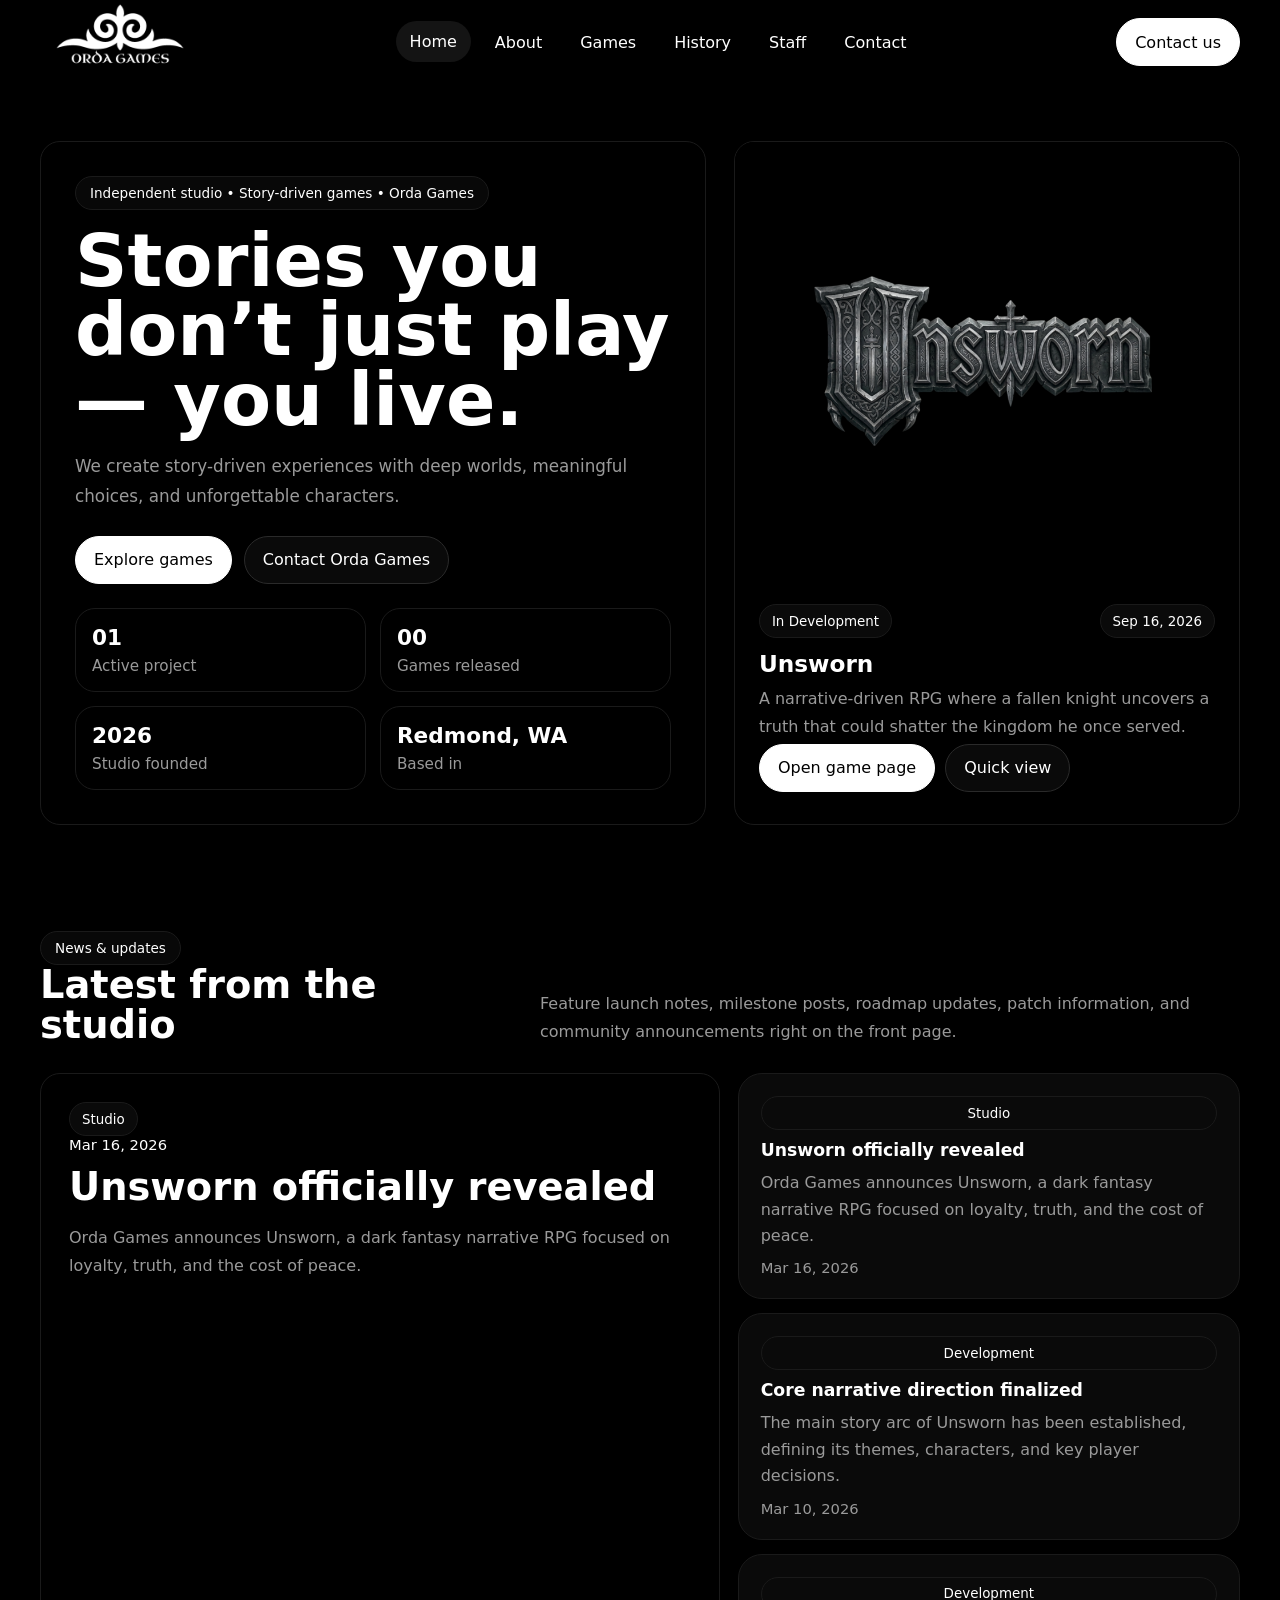
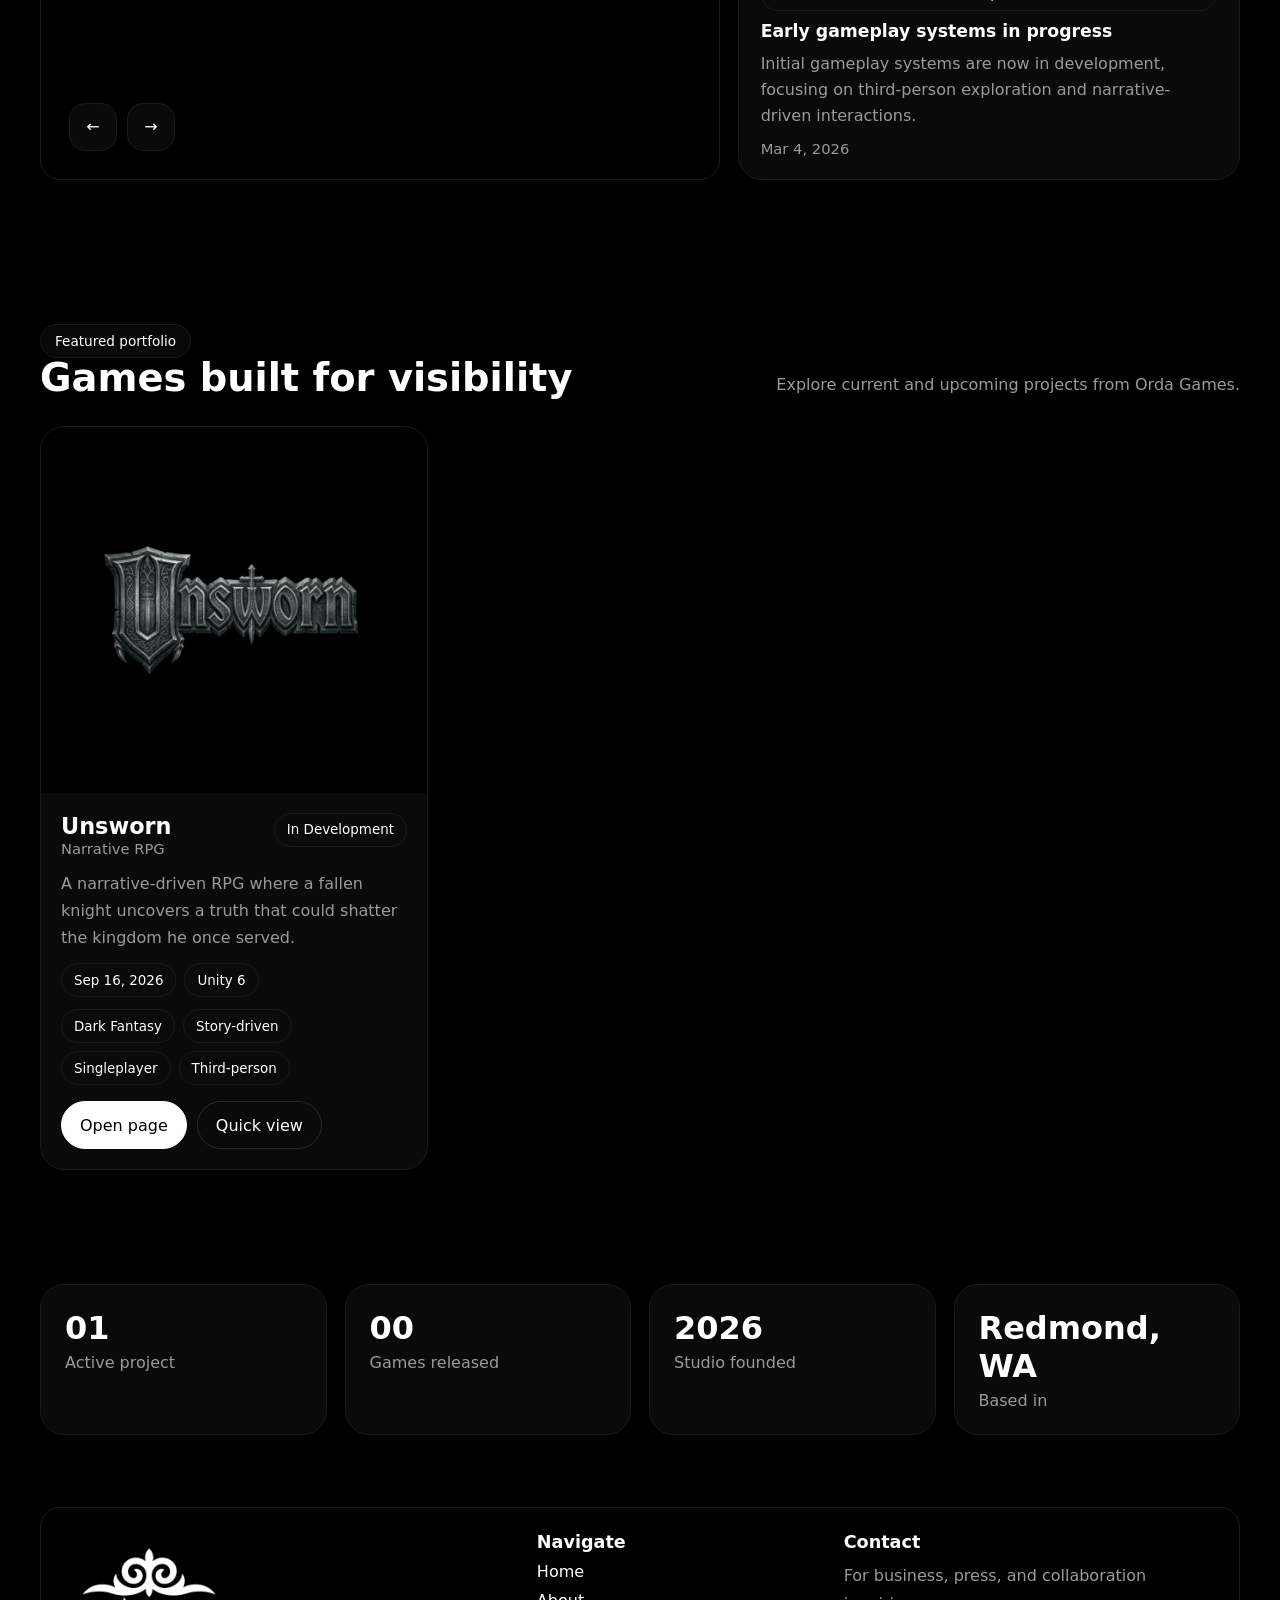
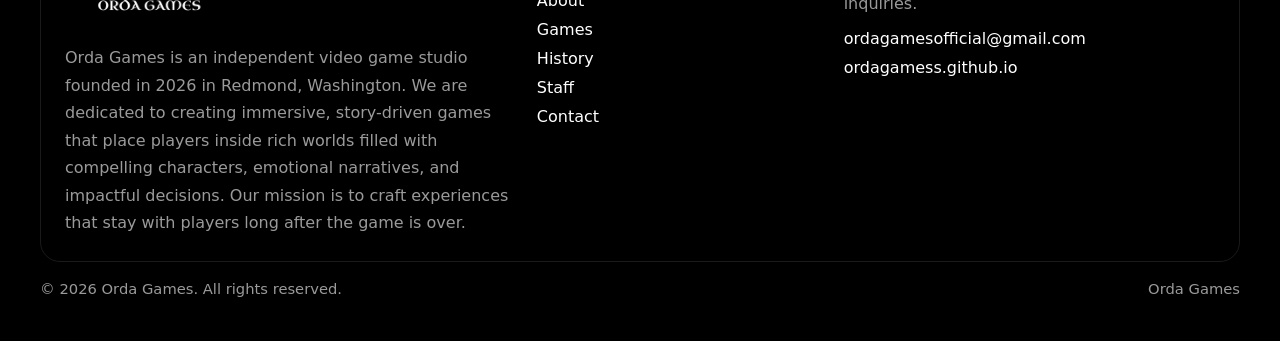
<file: index.html>
<!doctype html>
<html lang="en">
<head>
  <meta charset="utf-8">
  <meta name="viewport" content="width=device-width,initial-scale=1">
  <title>Home • Orda Games</title>
  <meta name="description" content="Orda Games studio website">
  <link rel="stylesheet" href="./css/styles.css">
</head>
<body data-page="home">
  <div class="page-shell">
    <header id="site-header"></header>
    <main id="mainContent">
      
    <div id="heroMount"></div>
    <div id="newsMount"></div>
    <div id="featuredGamesMount"></div>
    <div id="statsMount"></div>
    
    </main>
    <footer id="site-footer"></footer>
  </div>
  <script src="./js/app.js" defer></script>
</body>
</html>
</file>
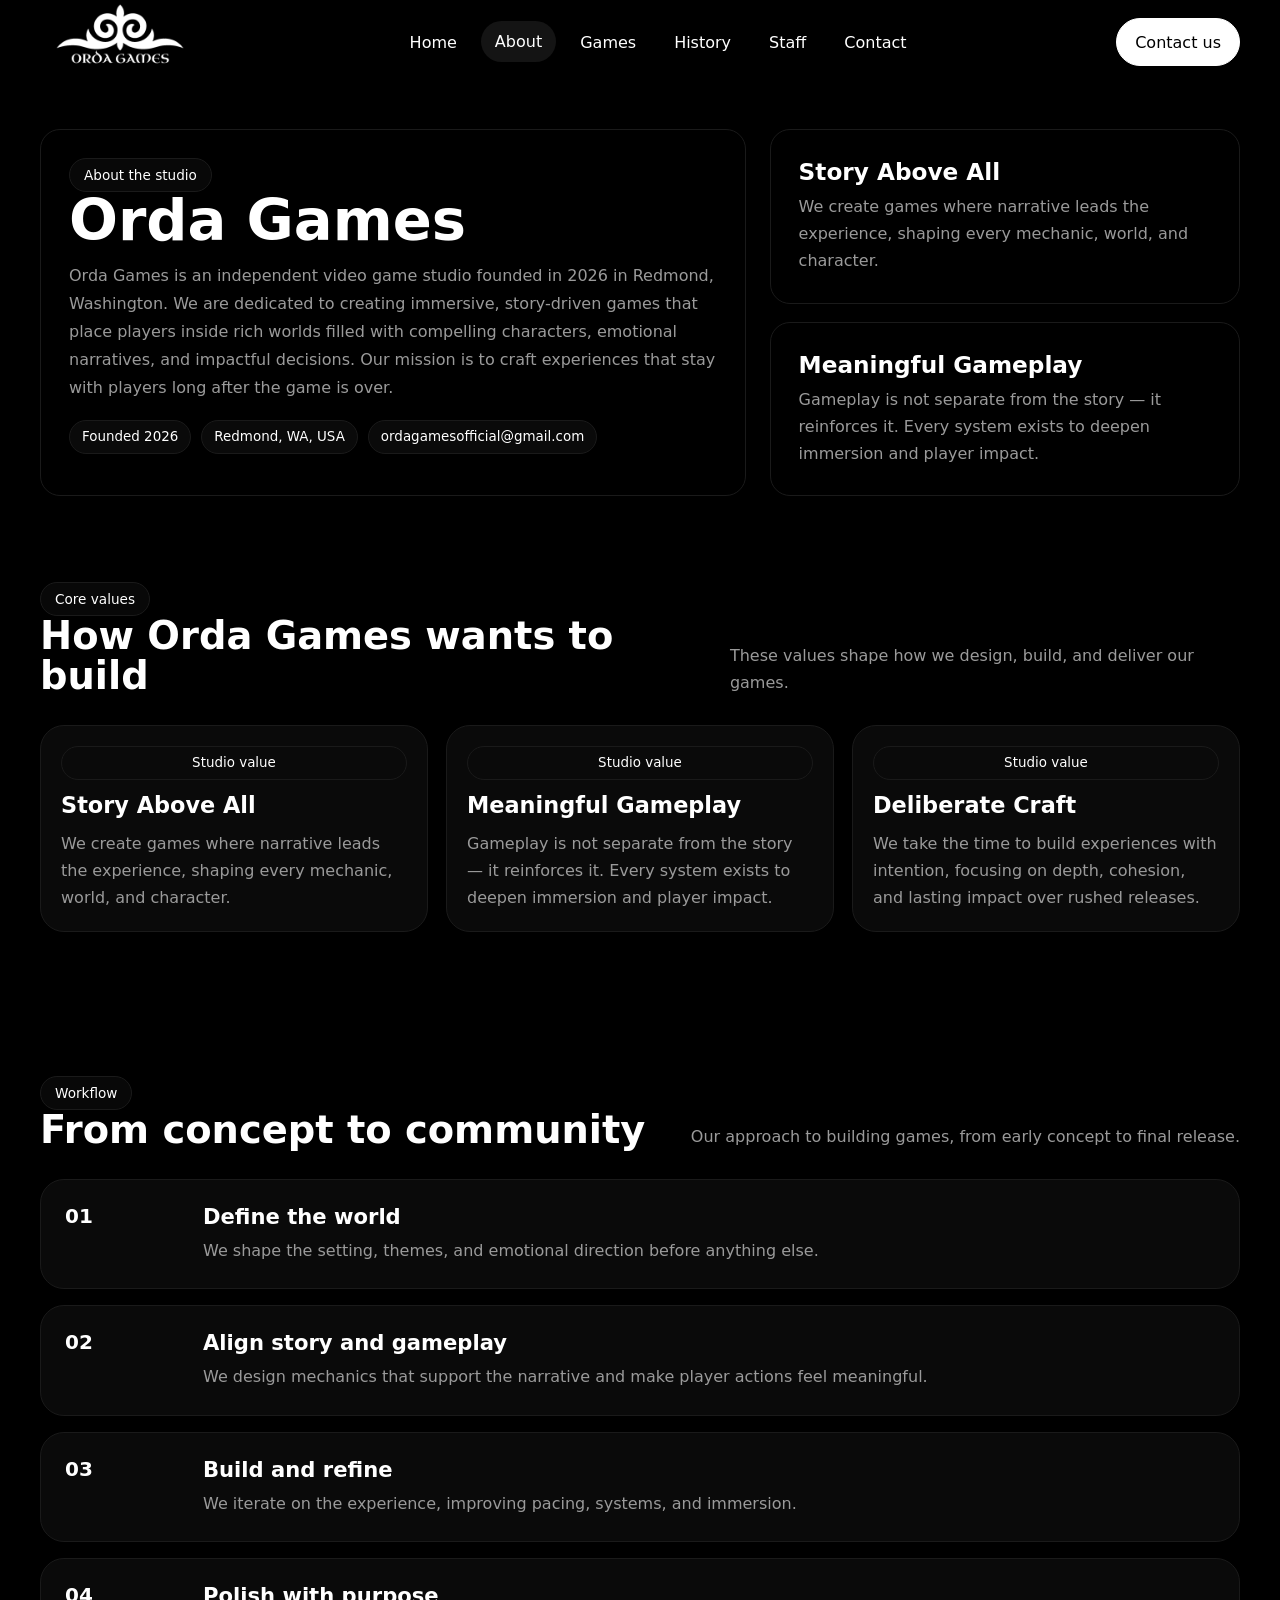
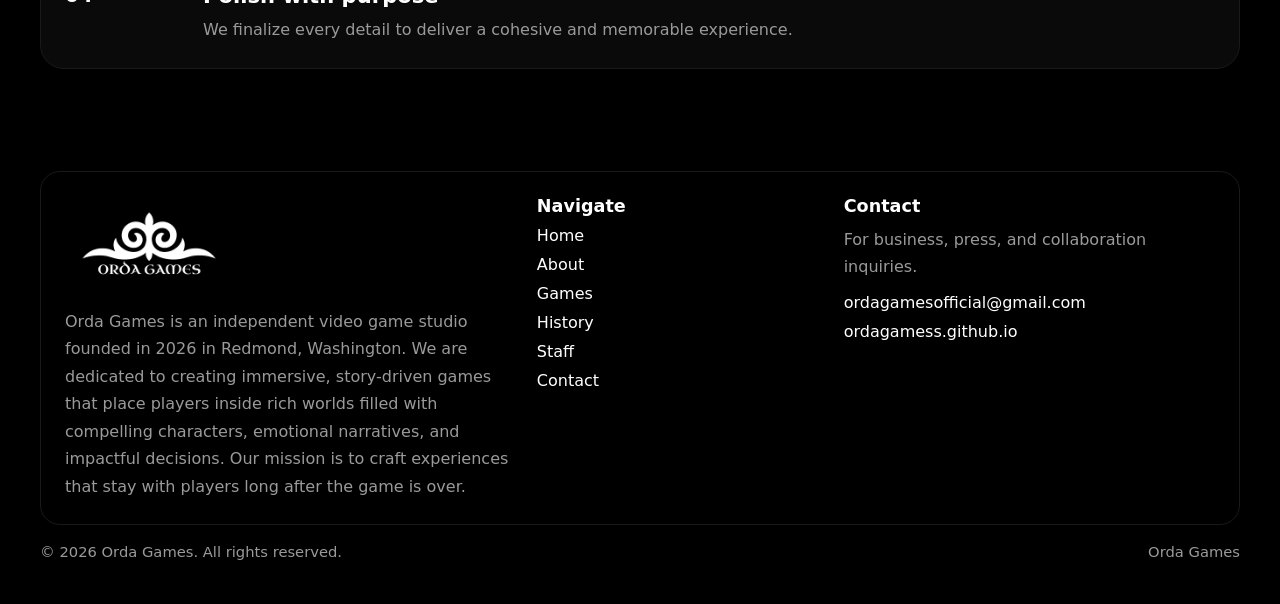
<file: about.html>
<!doctype html>
<html lang="en">
<head>
  <meta charset="utf-8">
  <meta name="viewport" content="width=device-width,initial-scale=1">
  <title>About • Orda Games</title>
  <meta name="description" content="Orda Games studio website">
  <link rel="stylesheet" href="./css/styles.css">
</head>
<body data-page="about">
  <div class="page-shell">
    <header id="site-header"></header>
    <main id="mainContent">
      <div id="aboutMount"></div>
    </main>
    <footer id="site-footer"></footer>
  </div>
  <script src="./js/app.js" defer></script>
</body>
</html>
</file>
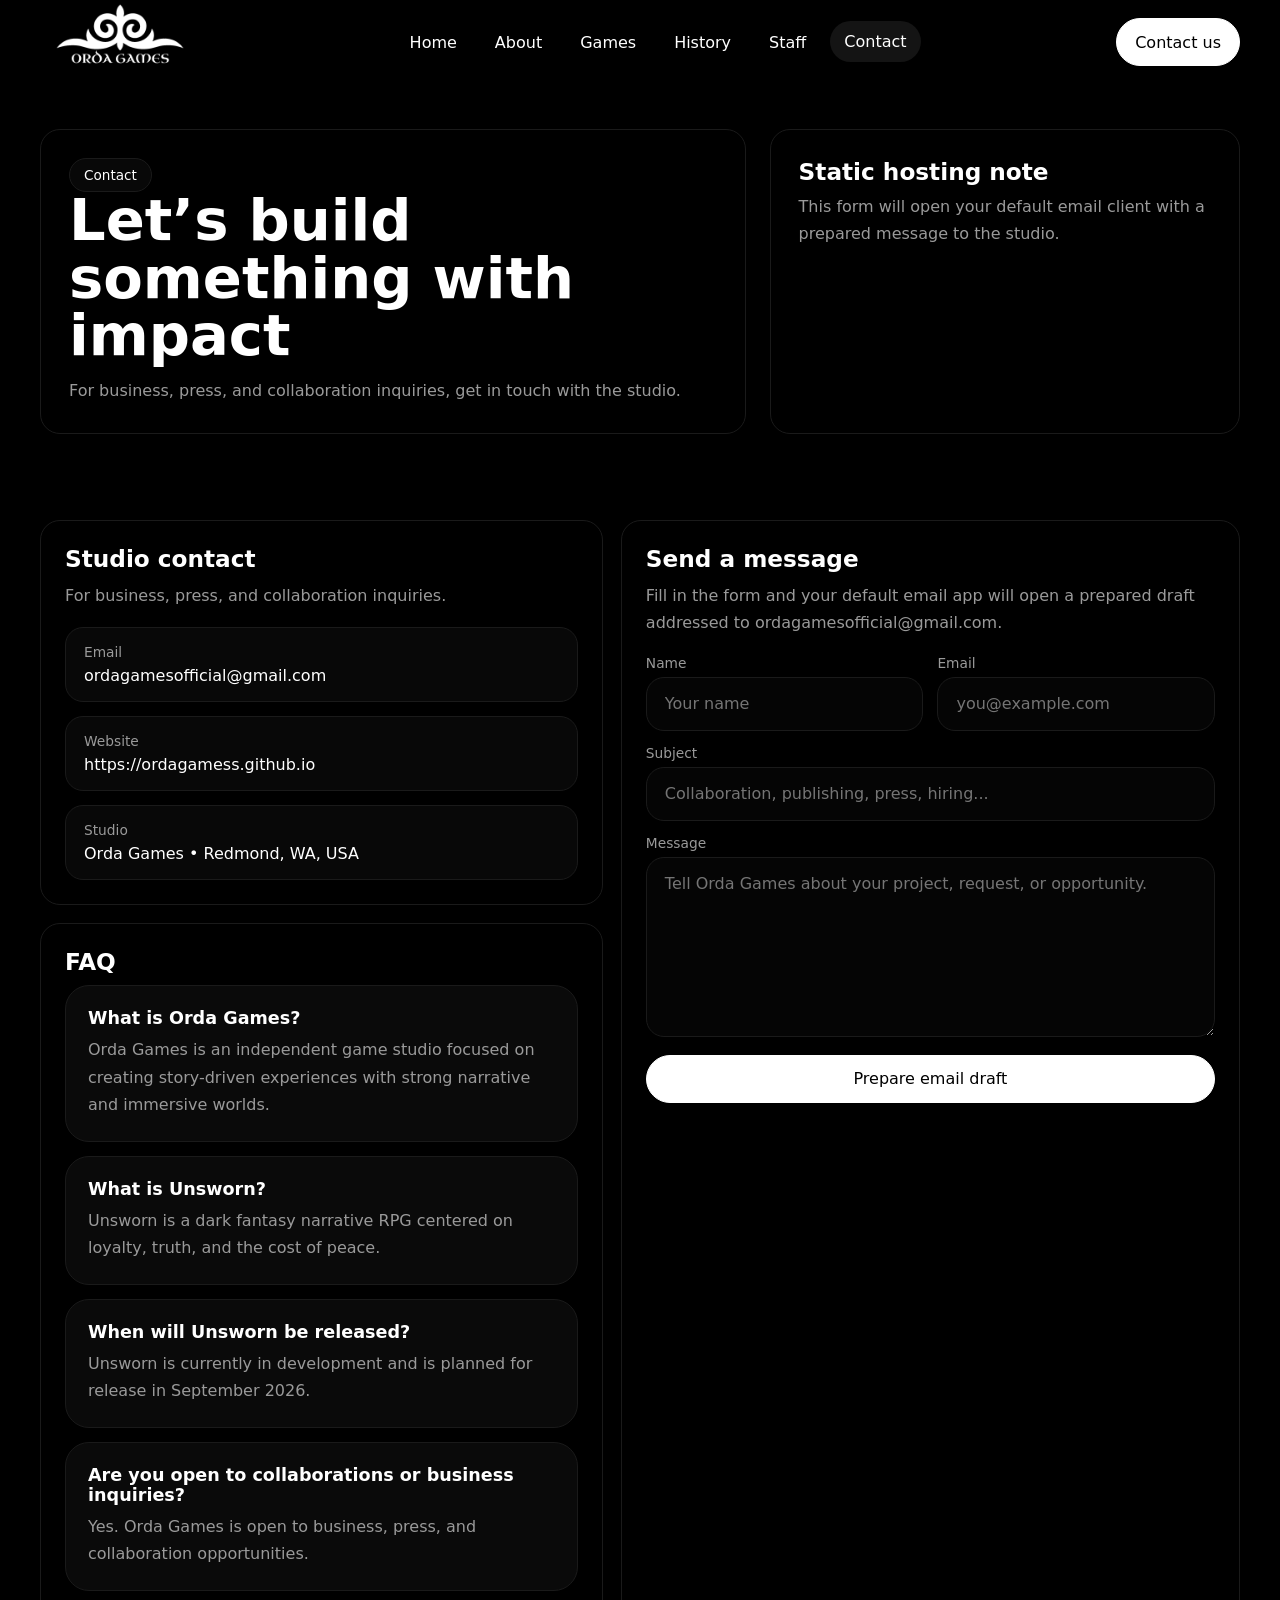
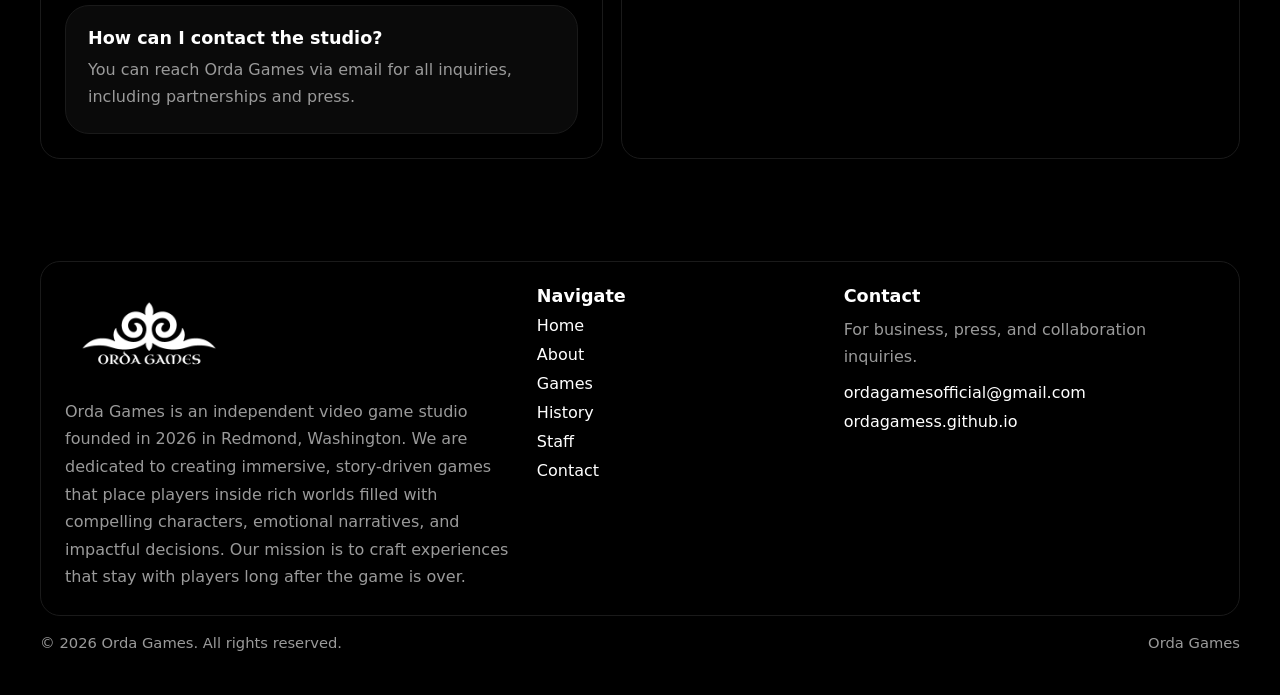
<file: contact.html>
<!doctype html>
<html lang="en">
<head>
  <meta charset="utf-8">
  <meta name="viewport" content="width=device-width,initial-scale=1">
  <title>Contact • Orda Games</title>
  <meta name="description" content="Orda Games studio website">
  <link rel="stylesheet" href="./css/styles.css">
</head>
<body data-page="contact">
  <div class="page-shell">
    <header id="site-header"></header>
    <main id="mainContent">
      <div id="contactMount"></div>
    </main>
    <footer id="site-footer"></footer>
  </div>
  <script src="./js/app.js" defer></script>
</body>
</html>
</file>
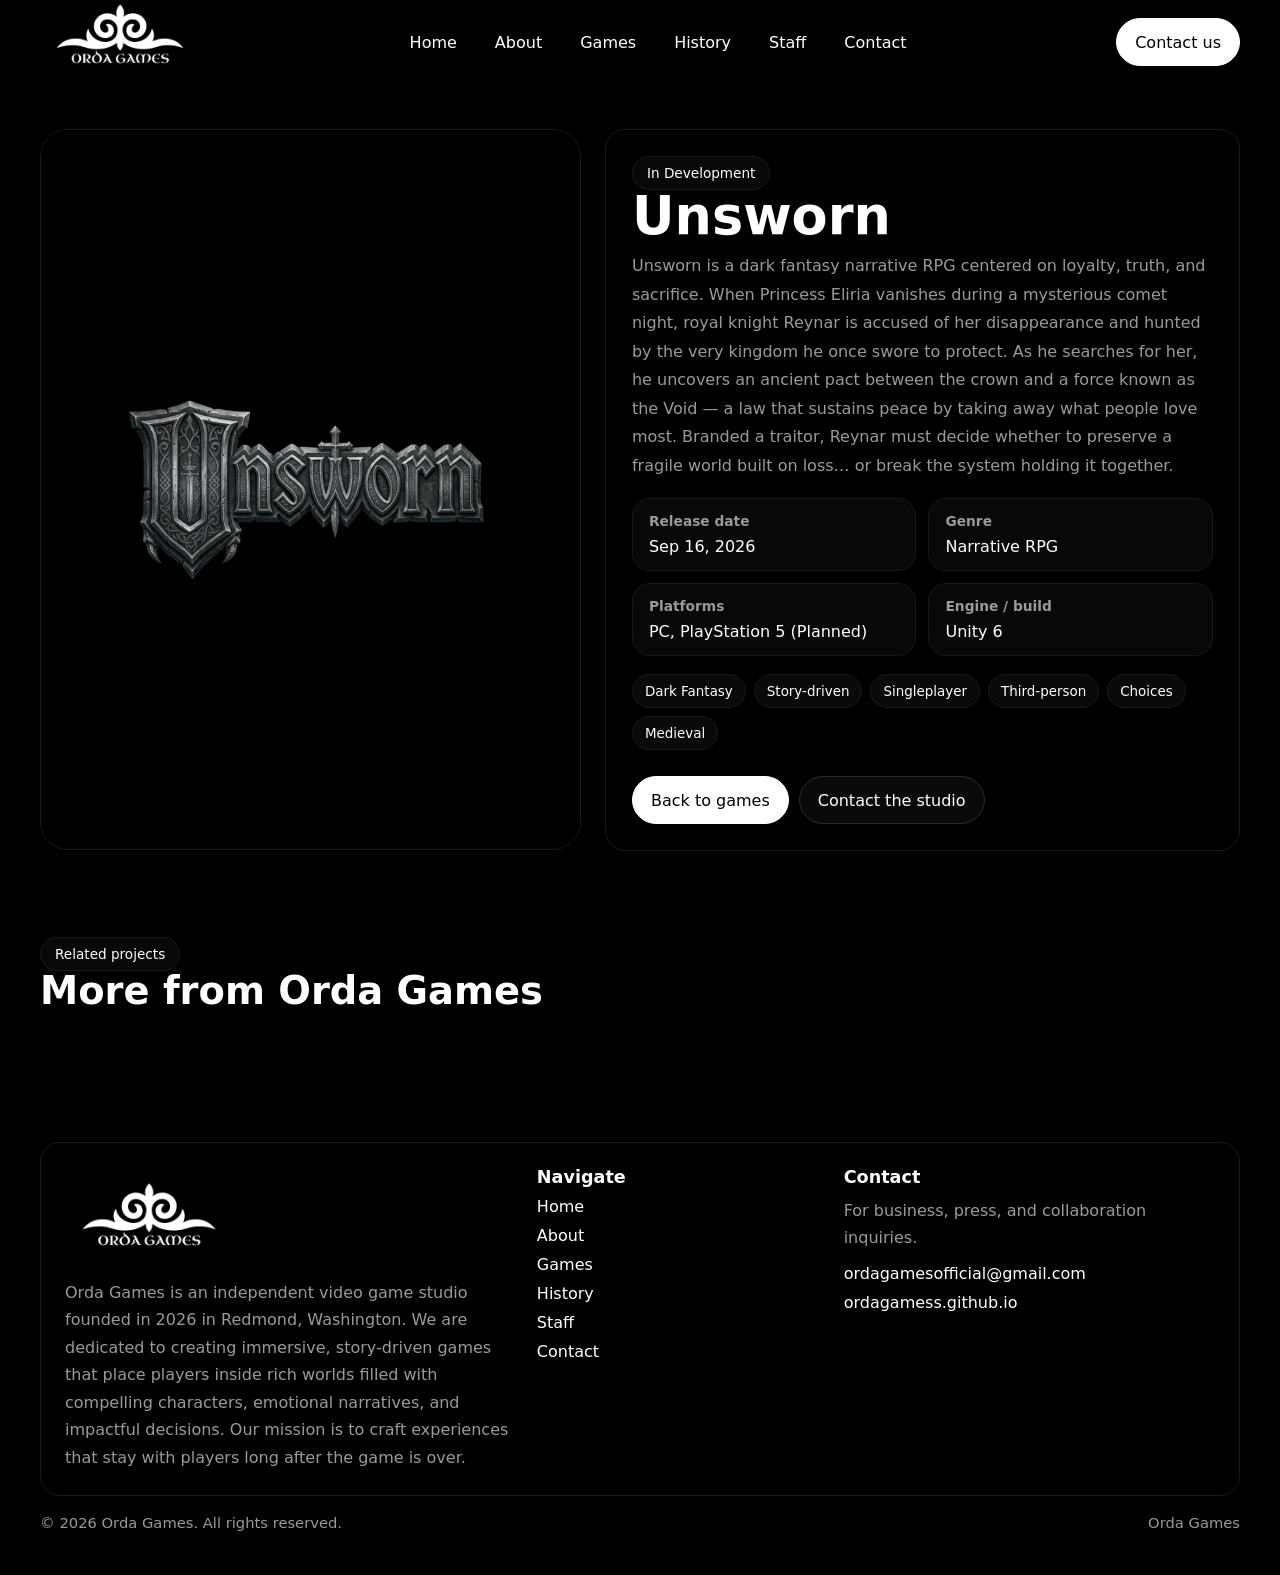
<file: game.html>
<!doctype html>
<html lang="en">
<head>
  <meta charset="utf-8">
  <meta name="viewport" content="width=device-width,initial-scale=1">
  <title>Game Detail • Orda Games</title>
  <meta name="description" content="Orda Games studio website">
  <link rel="stylesheet" href="./css/styles.css">
</head>
<body data-page="game">
  <div class="page-shell">
    <header id="site-header"></header>
    <main id="mainContent">
      <div id="gameDetailMount"></div>
    </main>
    <footer id="site-footer"></footer>
  </div>
  <script src="./js/app.js" defer></script>
</body>
</html>
</file>
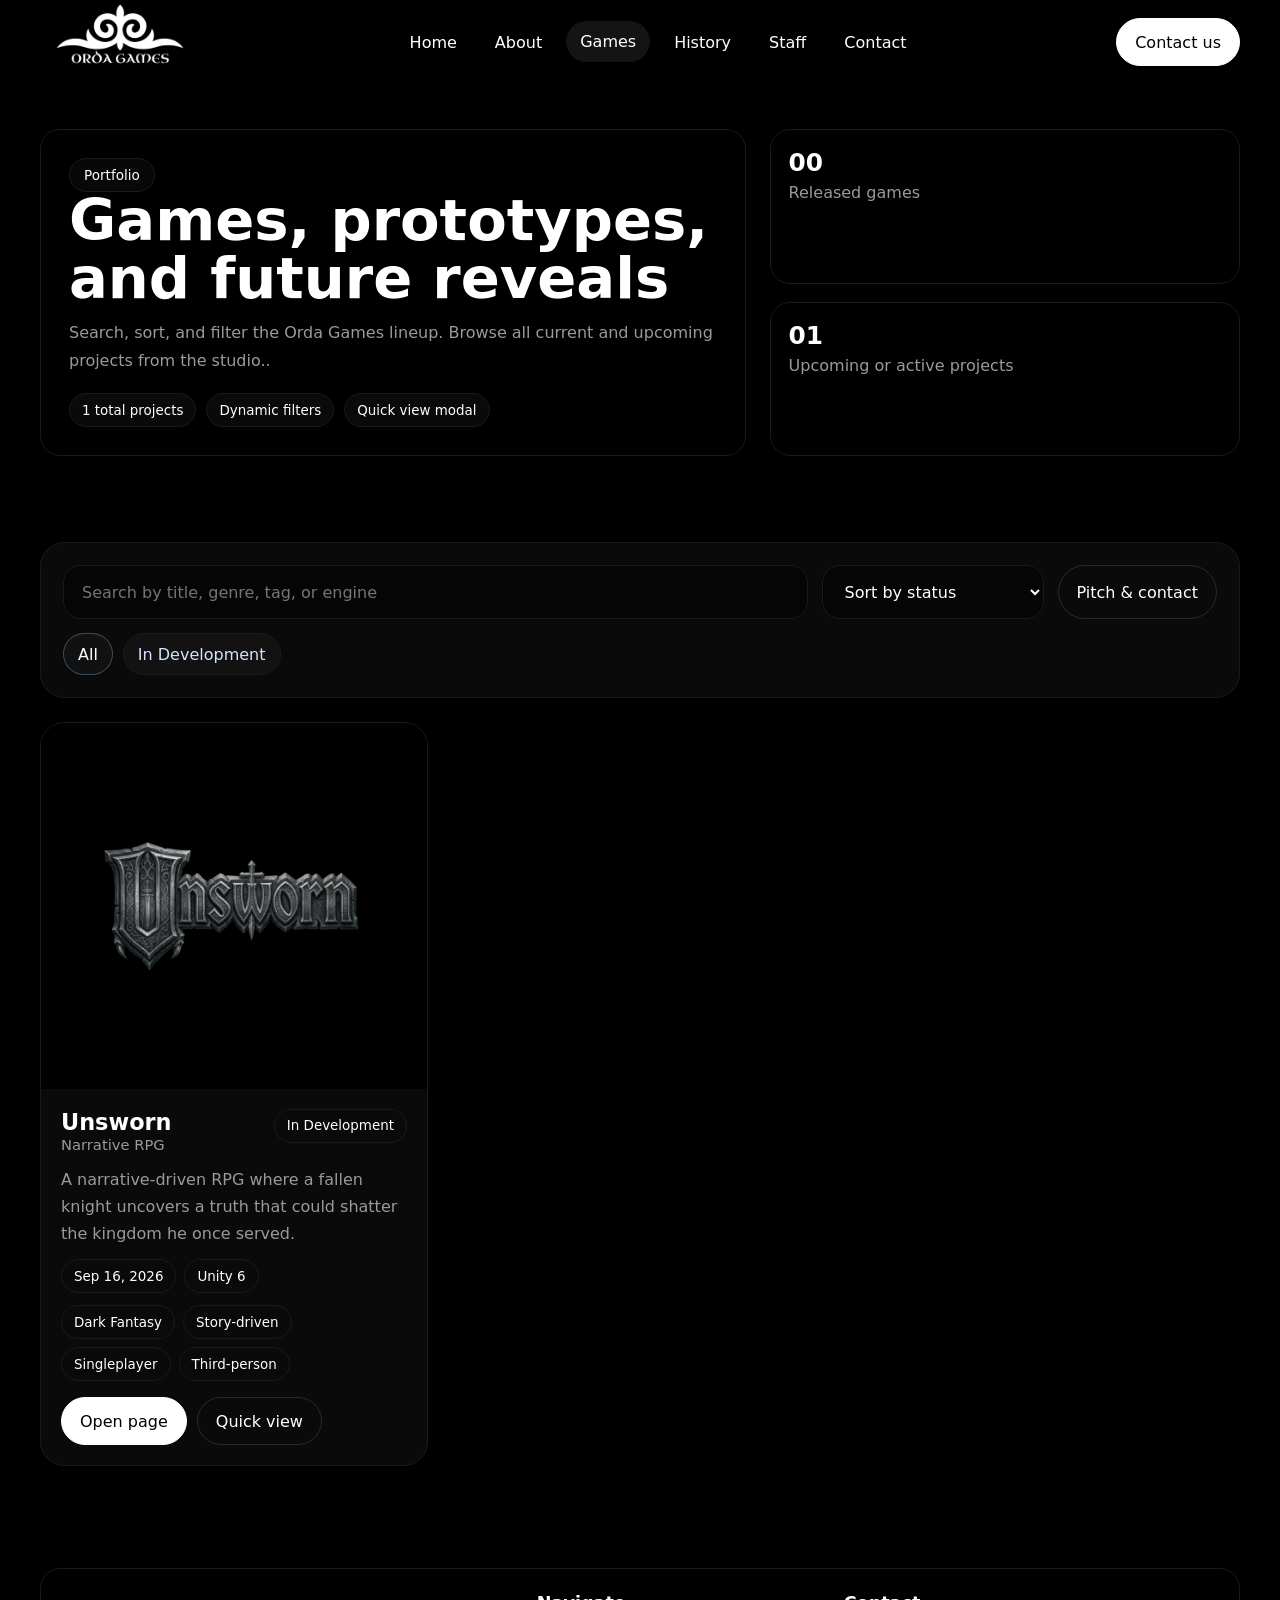
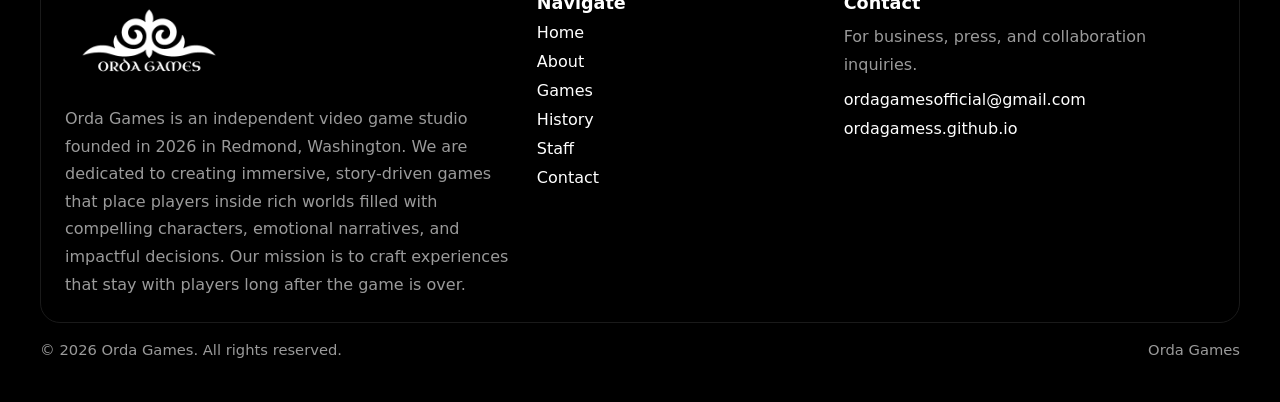
<file: games.html>
<!doctype html>
<html lang="en">
<head>
  <meta charset="utf-8">
  <meta name="viewport" content="width=device-width,initial-scale=1">
  <title>Games • Orda Games</title>
  <meta name="description" content="Orda Games studio website">
  <link rel="stylesheet" href="./css/styles.css">
</head>
<body data-page="games">
  <div class="page-shell">
    <header id="site-header"></header>
    <main id="mainContent">
      <div id="gamesMount"></div>
    </main>
    <footer id="site-footer"></footer>
  </div>
  <script src="./js/app.js" defer></script>
</body>
</html>
</file>
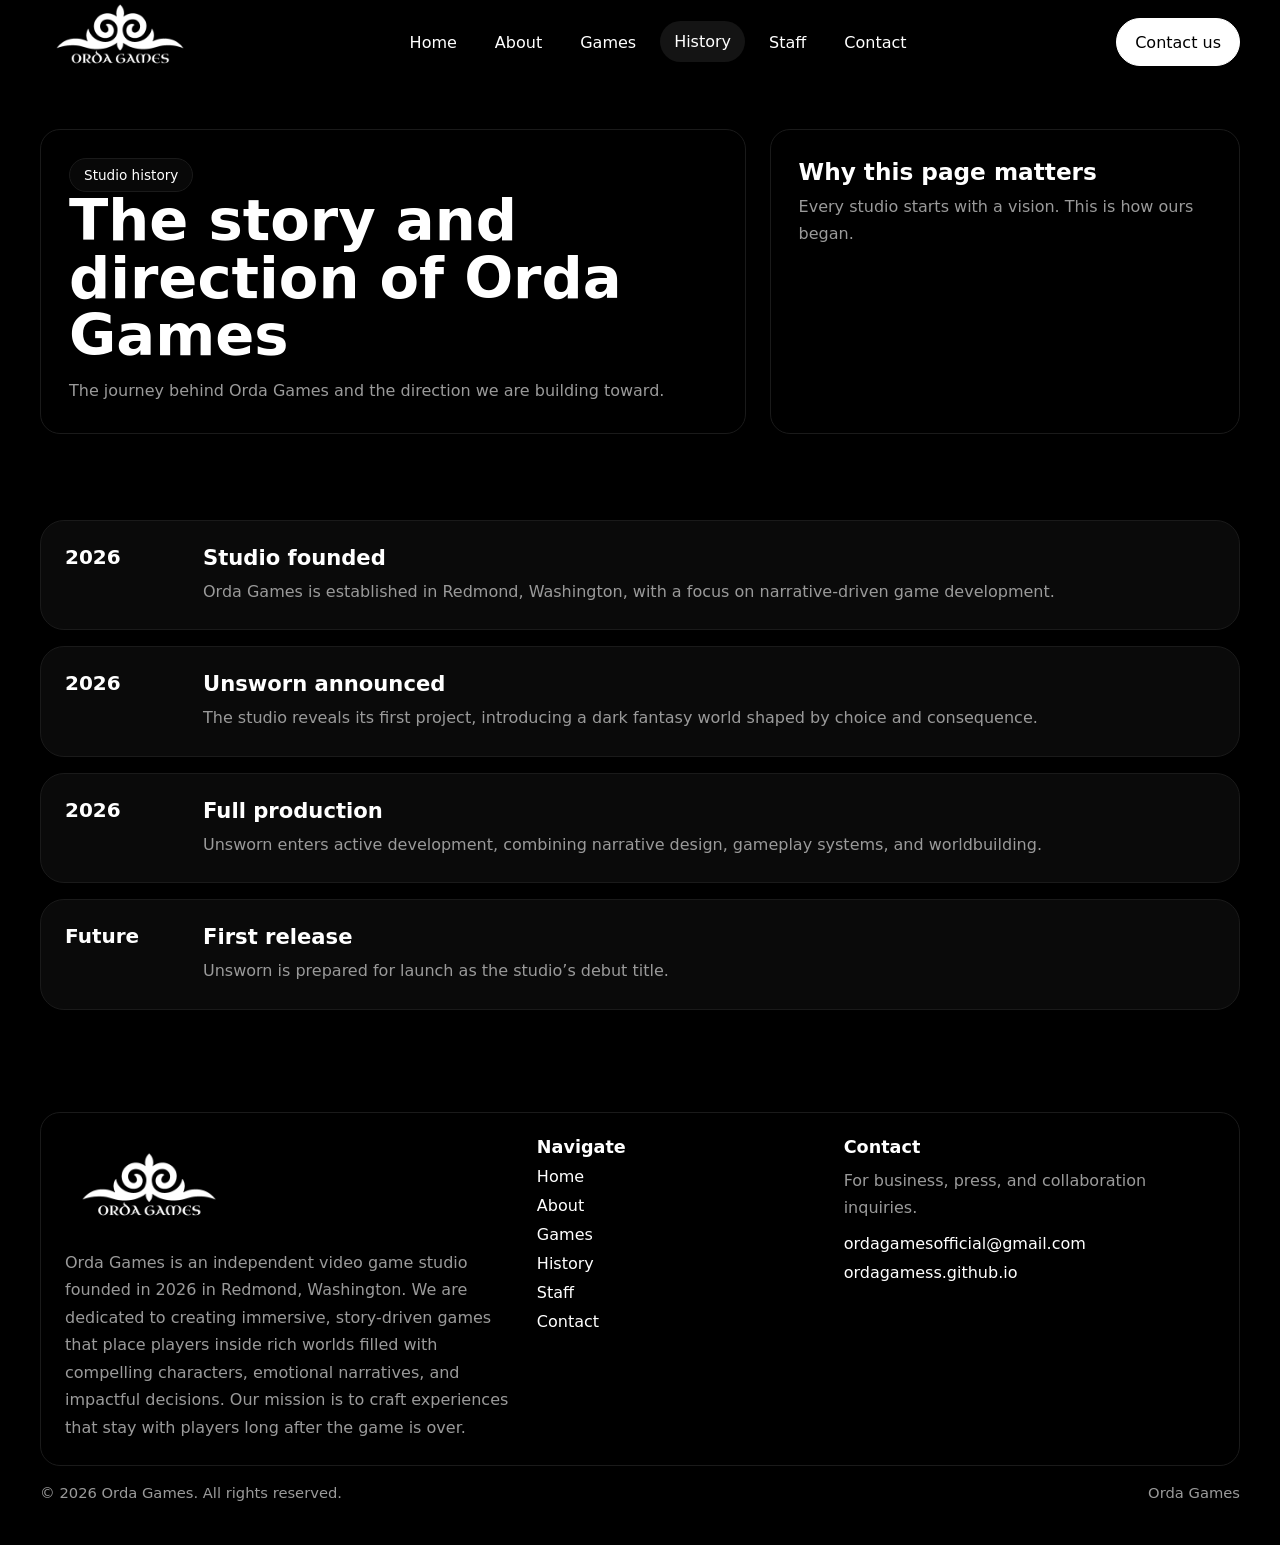
<file: history.html>
<!doctype html>
<html lang="en">
<head>
  <meta charset="utf-8">
  <meta name="viewport" content="width=device-width,initial-scale=1">
  <title>History • Orda Games</title>
  <meta name="description" content="Orda Games studio website">
  <link rel="stylesheet" href="./css/styles.css">
</head>
<body data-page="history">
  <div class="page-shell">
    <header id="site-header"></header>
    <main id="mainContent">
      <div id="historyMount"></div>
    </main>
    <footer id="site-footer"></footer>
  </div>
  <script src="./js/app.js" defer></script>
</body>
</html>
</file>
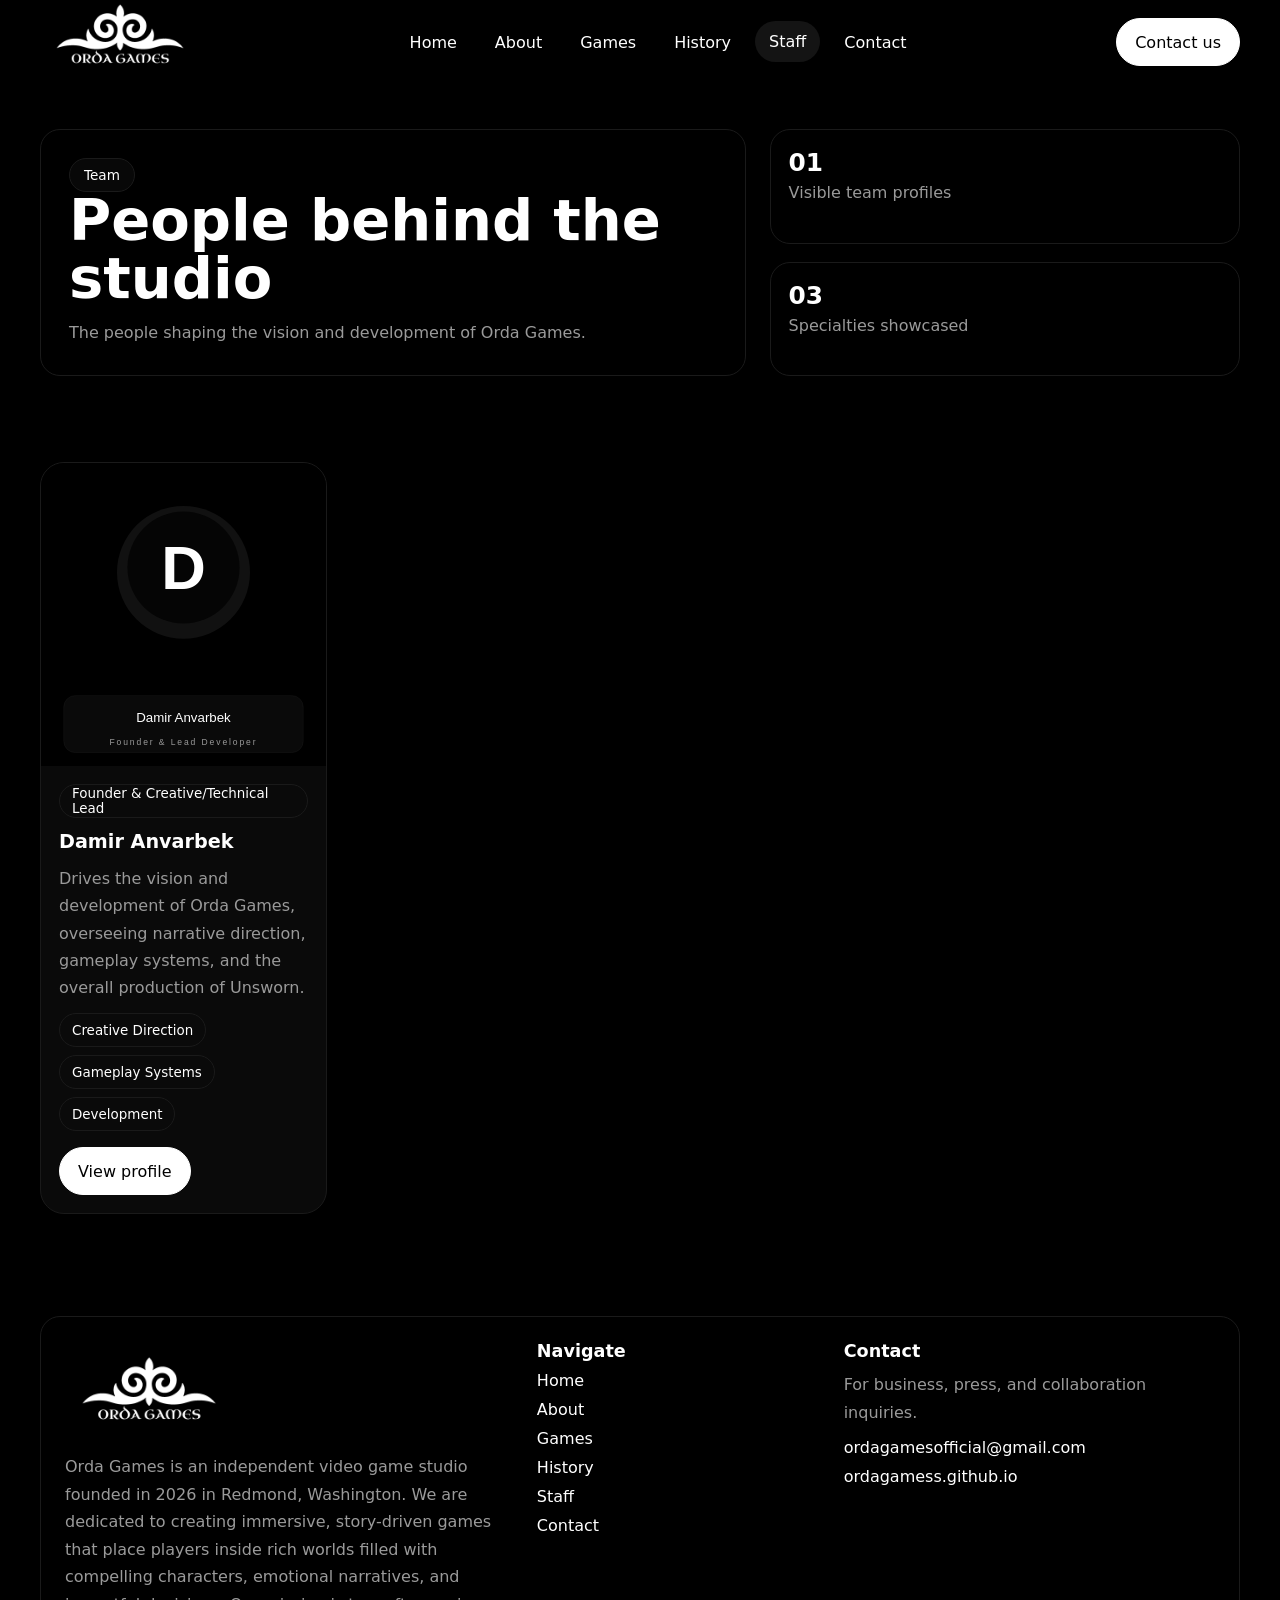
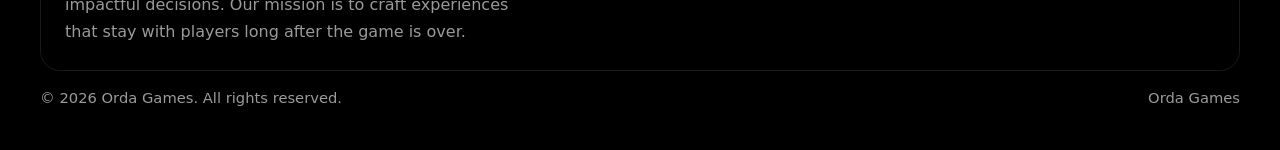
<file: staff.html>
<!doctype html>
<html lang="en">
<head>
  <meta charset="utf-8">
  <meta name="viewport" content="width=device-width,initial-scale=1">
  <title>Staff • Orda Games</title>
  <meta name="description" content="Orda Games studio website">
  <link rel="stylesheet" href="./css/styles.css">
</head>
<body data-page="staff">
  <div class="page-shell">
    <header id="site-header"></header>
    <main id="mainContent">
      <div id="staffMount"></div>
    </main>
    <footer id="site-footer"></footer>
  </div>
  <script src="./js/app.js" defer></script>
</body>
</html>
</file>
<file: css/styles.css>
:root{
  --bg:#000000;
  --bg-soft:#050505;
  --panel:#0a0a0a;
  --panel-strong:#000000;
  --card:#0a0a0a;

  --text:#ffffff;
  --muted:#9a9a9a;

  --line:#1a1a1a;
  --line-strong:#2a2a2a;

  --accent:#ffffff; /* теперь белый вместо синего */
  --accent-2:#ffffff;
  --accent-3:#ffffff;

  --shadow:0 10px 40px rgba(0,0,0,0.8);

  --radius-xl:20px;
  --radius-lg:16px;
  --radius-md:12px;
  --radius-sm:10px;

  --container:min(1200px, calc(100% - 32px));
  --header-height:84px;
}
*{
  transition:all .15s ease;
  box-shadow:none !important;
}
*{box-sizing:border-box}
html{scroll-behavior:smooth}
body{
  margin:0;
  font-family:Inter, ui-sans-serif, system-ui, -apple-system, BlinkMacSystemFont, "Segoe UI", sans-serif;
  color:var(--text);
  background:#000;
  min-height:100vh;
  overflow-x:hidden;
}

img{max-width:100%; display:block}
a{color:inherit; text-decoration:none}
button, input, select, textarea{font:inherit}
button{cursor:pointer}

.page-shell{
  position:relative;
  isolation:isolate;
}


.page-shell::before{
  top:-140px;
  right:-140px;
  background:#7cc8ff;
}
.page-shell::after{
  bottom:-180px;
  left:-150px;
  background:#ae8cff;
  animation-delay:-8s;
}

@keyframes floatBlob{
  0%,100%{transform:translate3d(0,0,0) scale(1)}
  50%{transform:translate3d(0,25px,0) scale(1.08)}
}

.container{width:var(--container); margin:0 auto}
.section{padding:72px 0}
.section-tight{padding:42px 0}
.section-title-wrap{
  display:flex;
  align-items:end;
  justify-content:space-between;
  gap:18px;
  margin-bottom:28px;
}
.section-kicker{
  display:inline-flex;
  align-items:center;
  gap:10px;
  padding:8px 14px;
  border:1px solid var(--line);
  border-radius:999px;
  color:var(--accent);
  font-size:.85rem;
  background:rgba(255,255,255,0.03);
}
.section-title{
  margin:0;
  font-size:clamp(1.85rem, 3vw, 3rem);
  line-height:1.05;
}
.section-text{
  margin:0;
  max-width:700px;
  color:var(--muted);
  line-height:1.72;
}

.site-header{
  position:sticky;
  top:0;
  z-index:50;
  border-bottom:1px solid transparent;
  transition:background .28s ease, border-color .28s ease;
}
.site-header.is-scrolled{
  background:rgba(5,9,18,0.82);
  border-color:var(--line);
}
.nav-shell{
  height:var(--header-height);
  display:flex;
  align-items:center;
  justify-content:space-between;
  gap:20px;
}
.brand{
  display:flex;
  align-items:center;
  gap:14px;
  min-width:0;
}
.brand-logo{
  width:160px;
  height:auto;
}
.brand-name{
  font-weight:700;
  letter-spacing:.02em;
}

.nav-links{
  display:flex;
  align-items:center;
  gap:10px;
}
.nav-link{
  padding:11px 14px;
  border-radius:999px;
  color:#fff;
  transition:background .22s ease, color .22s ease, transform .22s ease;
}
.nav-link:hover,
.nav-link.is-active{
  background:rgba(255,255,255,0.08);
  color:white;
  transform:translateY(-1px);
}
.nav-actions{
  display:flex;
  align-items:center;
  gap:12px;
}
.mobile-toggle{
  display:none;
  width:48px;
  height:48px;
  border-radius:14px;
  border:1px solid var(--line);
  background:#0a0a0a;
border:1px solid #1a1a1a;
  color:white;
}
.mobile-menu{
  display:none;
}

.button{
  display:inline-flex;
  align-items:center;
  justify-content:center;
  gap:10px;
  min-height:48px;
  padding:0 18px;
   border:1px solid #ffffff;
  border-radius:999px;
  color:#000000;
 box-shadow:none;
  transition:transform .22s ease, box-shadow .22s ease, opacity .22s ease;
  background:#ffffff;
}

.button:hover{transform:translateY(-2px); box-shadow:0 18px 36px rgba(124,200,255,0.26); background:#eaeaea;}
.button:active{transform:translateY(0)}
.button-secondary{
  background:#0a0a0a;
  color:#fff;
  border:1px solid #2a2a2a;
}
.button-secondary:hover{
  box-shadow:none;
  color: #000000;
}
.button-ghost{
  background:transparent;
  border:1px solid #2a2a2a;
}
.button.full{width:100%}

.hero{
  padding:56px 0 34px;
}
.hero-grid{
  display:grid;
  grid-template-columns:1.25fr .95fr;
  gap:28px;
  align-items:stretch;
}
.hero-panel,
.glass-card{
  position:relative;
  border:1px solid var(--line);
  border-radius:var(--radius-xl);
  box-shadow:var(--shadow);
  overflow:hidden;
}
.hero-panel{
  padding:34px;
}
.hero-panel::before,

.hero-kicker{
  margin-bottom:16px;
}
.hero-title{
  font-size:clamp(2.65rem, 5.7vw, 5.3rem);
  line-height:.95;
  margin:0 0 18px;
  max-width:12ch;
}
.hero-description{
  max-width:760px;
  margin:0 0 24px;
  color:var(--muted);
  font-size:1.05rem;
  line-height:1.78;
}
.hero-actions{
  display:flex;
  flex-wrap:wrap;
  gap:12px;
  margin-bottom:24px;
}
.hero-mini-grid{
  display:grid;
  grid-template-columns:repeat(2, minmax(0,1fr));
  gap:14px;
}
.mini-stat{
  padding:16px;
  border:1px solid var(--line);
  border-radius:20px;
  background:rgba(0,0,0,0.16);
}
.mini-stat strong{
  display:block;
  font-size:1.35rem;
  margin-bottom:6px;
}
.mini-stat span{color:var(--muted); font-size:.95rem}

.hero-side{
  display:grid;
  gap:18px;
}
.hero-feature{
  min-height:100%;
  padding:0;
}
.hero-feature-media{
  aspect-ratio:1.15/1;
  overflow:hidden;
}
.hero-feature-media img{
  width:100%;
  height:100%;
  object-fit:cover;
  transform:scale(1.02);
}
.hero-feature-content{
  padding:24px;
}
.hero-feature-top{
  display:flex;
  align-items:center;
  justify-content:space-between;
  gap:14px;
  margin-bottom:12px;
}
.badge{
  display:inline-flex;
  align-items:center;
  justify-content:center;
  gap:8px;
  min-height:34px;
  padding:0 12px;
  border-radius:999px;
  border:1px solid var(--line);
  background:#0a0a0a;
border:1px solid #1a1a1a;
  font-size:.84rem;
  color:#fff;
}
.badge.accent{color:var(--accent)}
.badge.success{color:var(--accent-3)}
.badge.purple{color:var(--accent-2)}
.card-title{
  margin:0 0 8px;
  font-size:1.45rem;
}
.card-text{
  margin:0;
  color:var(--muted);
  line-height:1.7;
}

.card-grid{
  display:grid;
  grid-template-columns:repeat(12, 1fr);
  gap:18px;
}
.card,
.info-card,
.timeline-card,
.faq-item,
.control-panel{
  position:relative;
  background:#0a0a0a;
border:1px solid #1a1a1a;
  border:1px solid var(--line);
  border-radius:24px;
  overflow:hidden;
  box-shadow:var(--shadow);
}
.card,
.info-card{
  transition:transform .24s ease, border-color .24s ease, background .24s ease;
}
.card:hover,
.info-card:hover{
  transform:none;
  border-color:#2a2a2a;
}
.stat-card{
  grid-column:span 3;
  padding:24px;
}
.stat-card strong{
  display:block;
  font-size:2rem;
  margin-bottom:6px;
}
.stat-card span{color:var(--muted)}

.featured-card{
  grid-column:span 4;
  display:flex;
  flex-direction:column;
}
.featured-card-media{
  aspect-ratio:.92/.92;
}
.featured-card-media img{
  width:100%;
  height:100%;
  object-fit:cover;
}
.featured-card-content{
  padding:20px;
  display:flex;
  flex-direction:column;
  gap:12px;
  flex:1;
}
.card-meta{
  display:flex;
  flex-wrap:wrap;
  gap:8px;
}
.card-actions{
  display:flex;
  flex-wrap:wrap;
  gap:10px;
  margin-top:auto;
  padding-top:4px;
}

.news-wrap{
  display:grid;
  grid-template-columns:1.15fr .85fr;
  gap:18px;
  align-items:stretch;
}
.news-slider{
  padding:28px;
  min-height:340px;
  display:flex;
  flex-direction:column;
  justify-content:space-between;
}
.news-date{
  color:var(--accent);
  font-size:.92rem;
  margin-bottom:14px;
}
.news-title{
  margin:0 0 12px;
  font-size:clamp(1.65rem, 3vw, 2.6rem);
  line-height:1.05;
}
.news-summary{
  color:var(--muted);
  line-height:1.78;
  max-width:62ch;
}
.slider-controls{
  display:flex;
  gap:10px;
  margin-top:20px;
}
.icon-button{
  width:48px;
  height:48px;
  border-radius:16px;
  border:1px solid var(--line);
  background:#0a0a0a;
border:1px solid #1a1a1a;
  color:white;
}
.news-list{
  display:grid;
  gap:14px;
}
.news-item{
  padding:22px;
  display:flex;
  flex-direction:column;
  gap:10px;
}
.news-item h3{
  margin:0;
  font-size:1.08rem;
}
.news-item p{
  margin:0;
  color:var(--muted);
  line-height:1.65;
}

.page-hero{
  padding:44px 0 14px;
}
.page-hero-grid{
  display:grid;
  grid-template-columns:1.2fr .8fr;
  gap:24px;
}
.page-hero-card{
  padding:28px;
}
.page-hero-title{
  margin:0 0 12px;
  font-size:clamp(2.35rem, 4.5vw, 4.4rem);
  line-height:1;
}
.page-hero-text{
  margin:0;
  max-width:65ch;
  color:var(--muted);
  line-height:1.75;
}
.page-hero-side{
  display:grid;
  gap:18px;
}
.pill-row{
  display:flex;
  flex-wrap:wrap;
  gap:10px;
  margin-top:18px;
}
.metric{
  padding:18px;
}
.metric strong{
  display:block;
  font-size:1.55rem;
  margin-bottom:6px;
}
.metric span{color:var(--muted)}

.controls-grid{
  display:grid;
  grid-template-columns:1fr auto auto;
  gap:14px;
}
.search-input,
.select-input,
.text-input,
.textarea-input{
  width:100%;
  min-height:54px;
  padding:0 18px;
  border-radius:18px;
  border:1px solid #1a1a1a;
  color:#fff;
  background:#050505;
border:1px solid #1a1a1a;
  outline:none;
  transition:border-color .2s ease, box-shadow .2s ease, background .2s ease;
}
.textarea-input{
  min-height:180px;
  padding:16px 18px;
  resize:vertical;
}
.search-input:focus,
.select-input:focus,
.text-input:focus,
.textarea-input:focus{
  border-color:#fff;
  box-shadow:none;
}
.filter-row{
  display:flex;
  flex-wrap:wrap;
  gap:10px;
  margin-top:14px;
}
.filter-button{
  border:1px solid var(--line);
  background:rgba(255,255,255,0.03);
  color:#d6e4ff;
  min-height:42px;
  padding:0 14px;
  border-radius:999px;
}
.filter-button.is-active{
  border-color:rgba(124,200,255,0.35);
  color:white;
}
.games-grid{
  display:grid;
  grid-template-columns:repeat(12, 1fr);
  gap:18px;
  margin-top:24px;
}
.game-card{
  grid-column:span 4;
  display:flex;
  flex-direction:column;
  min-height:100%;
}
.game-card-media{
  aspect-ratio:.95/.9;
  overflow:hidden;
}
.game-card-media img{
  width:100%;
  height:100%;
  object-fit:cover;
  transition:transform .35s ease;
}
.game-card:hover .game-card-media img{
  transform:scale(1.05);
}
.game-card-content{
  padding:20px;
  display:flex;
  flex-direction:column;
  gap:12px;
  flex:1;
}
.game-card-title-row{
  display:flex;
  justify-content:space-between;
  align-items:start;
  gap:12px;
}
.game-card-title{
  margin:0;
  font-size:1.4rem;
}
.muted{color:var(--muted)}
.small{font-size:.92rem}
.empty-state{
  padding:26px;
  color:var(--muted);
  border:1px dashed var(--line-strong);
  border-radius:20px;
  background:rgba(255,255,255,0.03);
}

.timeline{
  display:grid;
  gap:16px;
}
.timeline-card{
  padding:24px;
  display:grid;
  grid-template-columns:120px 1fr;
  gap:18px;
}
.timeline-year{
  font-size:1.25rem;
  font-weight:700;
  color:var(--accent);
}
.timeline-card h3{
  margin:0 0 8px;
  font-size:1.32rem;
}
.timeline-card p{
  margin:0;
  color:var(--muted);
  line-height:1.72;
}

.staff-grid{
  display:grid;
  grid-template-columns:repeat(12, 1fr);
  gap:18px;
}
.staff-card{
  grid-column:span 3;
  display:flex;
  flex-direction:column;
}
.staff-card img{
  width:100%;
  aspect-ratio:.92/.98;
  object-fit:cover;
}
.staff-card-content{
  padding:18px;
  display:flex;
  flex-direction:column;
  gap:12px;
  flex:1;
}
.staff-card h3{
  margin:0;
  font-size:1.2rem;
}
.chip-list{
  display:flex;
  flex-wrap:wrap;
  gap:8px;
}

.split-grid{
  display:grid;
  grid-template-columns:1fr .95fr;
  gap:18px;
}
.contact-grid{
  display:grid;
  grid-template-columns:1fr 1.1fr;
  gap:18px;
}
.contact-stack{
  display:grid;
  gap:18px;
}
.contact-card{
  padding:24px;
}
.contact-card h3,
.form-card h3{
  margin:0 0 10px;
  font-size:1.45rem;
}
.contact-card p,
.form-card p{
  margin:0;
  color:var(--muted);
  line-height:1.72;
}
.contact-list{
  display:grid;
  gap:14px;
  margin-top:18px;
}
.contact-item{
  padding:16px 18px;
  border:1px solid var(--line);
  border-radius:18px;
  background:rgba(255,255,255,0.03);
}
.contact-label{
  display:block;
  color:var(--muted);
  font-size:.86rem;
  margin-bottom:6px;
}
.form-card{
  padding:24px;
}
.form-grid{
  display:grid;
  grid-template-columns:repeat(2, minmax(0,1fr));
  gap:14px;
  margin-top:18px;
}
.form-grid .span-2{grid-column:span 2}
.form-status{
  margin-top:16px;
  min-height:24px;
  color:var(--accent-3);
}
.form-status.error{color:#ff9b9b}

.faq-list{
  display:grid;
  gap:14px;
}
.faq-item{
  padding:22px;
}
.faq-item h3{
  margin:0 0 8px;
  font-size:1.1rem;
}
.faq-item p{
  margin:0;
  color:var(--muted);
  line-height:1.72;
}

.site-footer{
  padding:30px 0 44px;
}
.footer-card{
  padding:24px;
  display:grid;
  grid-template-columns:1.1fr .7fr .9fr;
  gap:18px;
}
.footer-brand{
  display:flex;
  gap:16px;
}
.footer-brand img{
  width:168px;
  object-fit:contain;
}
.footer-title{
  margin:0 0 10px;
  font-size:1.1rem;
}
.footer-text{
  margin:0;
  color:var(--muted);
  line-height:1.72;
}
.footer-links{
  display:grid;
  gap:10px;
}
.footer-links a{
  color:#fff;
}
.footer-bottom{
  margin-top:18px;
  display:flex;
  justify-content:space-between;
  gap:12px;
  flex-wrap:wrap;
  color:var(--muted);
  font-size:.92rem;
}

.modal{
  position:fixed;
  inset:0;
  background:rgba(1,4,10,0.7);
  display:grid;
  place-items:center;
  padding:20px;
  opacity:0;
  visibility:hidden;
  transition:opacity .22s ease, visibility .22s ease;
  z-index:60;
}
.modal.is-open{
  opacity:1;
  visibility:visible;
}
.modal-dialog{
  width:min(980px, 100%);
  max-height:min(88vh, 920px);
  overflow:auto;
  border:1px solid var(--line);
  border-radius:28px;
  box-shadow:0 30px 90px rgba(0,0,0,0.5);
}
.modal-grid{
  display:grid;
  grid-template-columns:.9fr 1.1fr;
}
.modal-media{
  min-height:100%;
}
.modal-media img{
  width:100%;
  height:100%;
  object-fit:cover;
}
.modal-content{
  padding:24px;
}
.modal-top{
  display:flex;
  justify-content:space-between;
  gap:14px;
  margin-bottom:14px;
}
.modal-title{
  margin:0 0 10px;
  font-size:2rem;
}
.modal-content p{
  color:var(--muted);
  line-height:1.76;
}
.modal-close{
  width:46px;
  height:46px;
  border-radius:14px;
  border:1px solid var(--line);
  background:#0a0a0a;
border:1px solid #1a1a1a;
  color:white;
}
.meta-grid{
  display:grid;
  grid-template-columns:repeat(2, minmax(0,1fr));
  gap:12px;
  margin:18px 0;
}
.meta-box{
  padding:14px 16px;
  border:1px solid var(--line);
  border-radius:18px;
  background:rgba(255,255,255,0.03);
}
.meta-box strong{
  display:block;
  font-size:.86rem;
  color:var(--muted);
  margin-bottom:8px;
}
.detail-hero{
  display:grid;
  grid-template-columns:.92fr 1.08fr;
  gap:24px;
  align-items:start;
}
.detail-poster{
  border-radius:28px;
  overflow:hidden;
  border:1px solid var(--line);
  box-shadow:var(--shadow);
}
.detail-panel{
  padding:26px;
}
.detail-title{
  margin:0 0 10px;
  font-size:clamp(2rem, 4.1vw, 4.1rem);
  line-height:1;
}
.detail-text{
  margin:0;
  color:var(--muted);
  line-height:1.78;
}
.related-grid{
  display:grid;
  grid-template-columns:repeat(3, minmax(0,1fr));
  gap:18px;
  margin-top:26px;
}

.reveal{
  opacity:0;
  transform:translateY(18px);
  transition:opacity .55s ease, transform .55s ease;
}
.reveal.is-visible{
  opacity:1;
  transform:translateY(0);
}

@media (max-width: 1080px){
  .hero-grid,
  .page-hero-grid,
  .news-wrap,
  .split-grid,
  .contact-grid,
  .detail-hero,
  .modal-grid,
  .footer-card{
    grid-template-columns:1fr;
  }
  .featured-card,
  .game-card{
    grid-column:span 6;
  }
  .staff-card{
    grid-column:span 6;
  }
  .stat-card{
    grid-column:span 6;
  }
}
@media (max-width: 820px){
  .nav-links,
  .nav-actions .button{
    display:none;
  }
  .mobile-toggle{
    display:inline-grid;
    place-items:center;
  }
  .mobile-menu{
    display:none;
    padding:0 0 18px;
  }
  .mobile-menu.is-open{
    display:grid;
    gap:10px;
  }
  .mobile-menu a{
    padding:14px 16px;
    border-radius:16px;
    background:#0a0a0a;
border:1px solid #1a1a1a;
    border:1px solid var(--line);
  }
  .hero-panel,
  .page-hero-card,
  .news-slider,
  .contact-card,
  .form-card{
    padding:24px;
  }
  .hero-title{
    max-width:none;
  }
  .featured-card,
  .game-card,
  .staff-card,
  .stat-card{
    grid-column:1 / -1;
  }
  .controls-grid,
  .form-grid,
  .meta-grid,
  .timeline-card{
    grid-template-columns:1fr;
  }
  .timeline-card{
    gap:8px;
  }
  .form-grid .span-2{
    grid-column:auto;
  }
  .hero-mini-grid{
    grid-template-columns:1fr;
  }
  .brand-logo{
    width:132px;
  }
}
@media (max-width: 520px){
  .container{width:min(100% - 20px, 1200px)}
  .section{padding:58px 0}
  .hero{padding-top:28px}
  .hero-panel,
  .page-hero-card,
  .news-slider,
  .contact-card,
  .form-card,
  .footer-card{
    border-radius:22px;
  }
  .button{
    width:100%;
  }
  .hero-actions,
  .card-actions{
    flex-direction:column;
  }
  .slider-controls{
    width:100%;
  }
  .slider-controls .icon-button{
    flex:1;
  }
}
</file>
